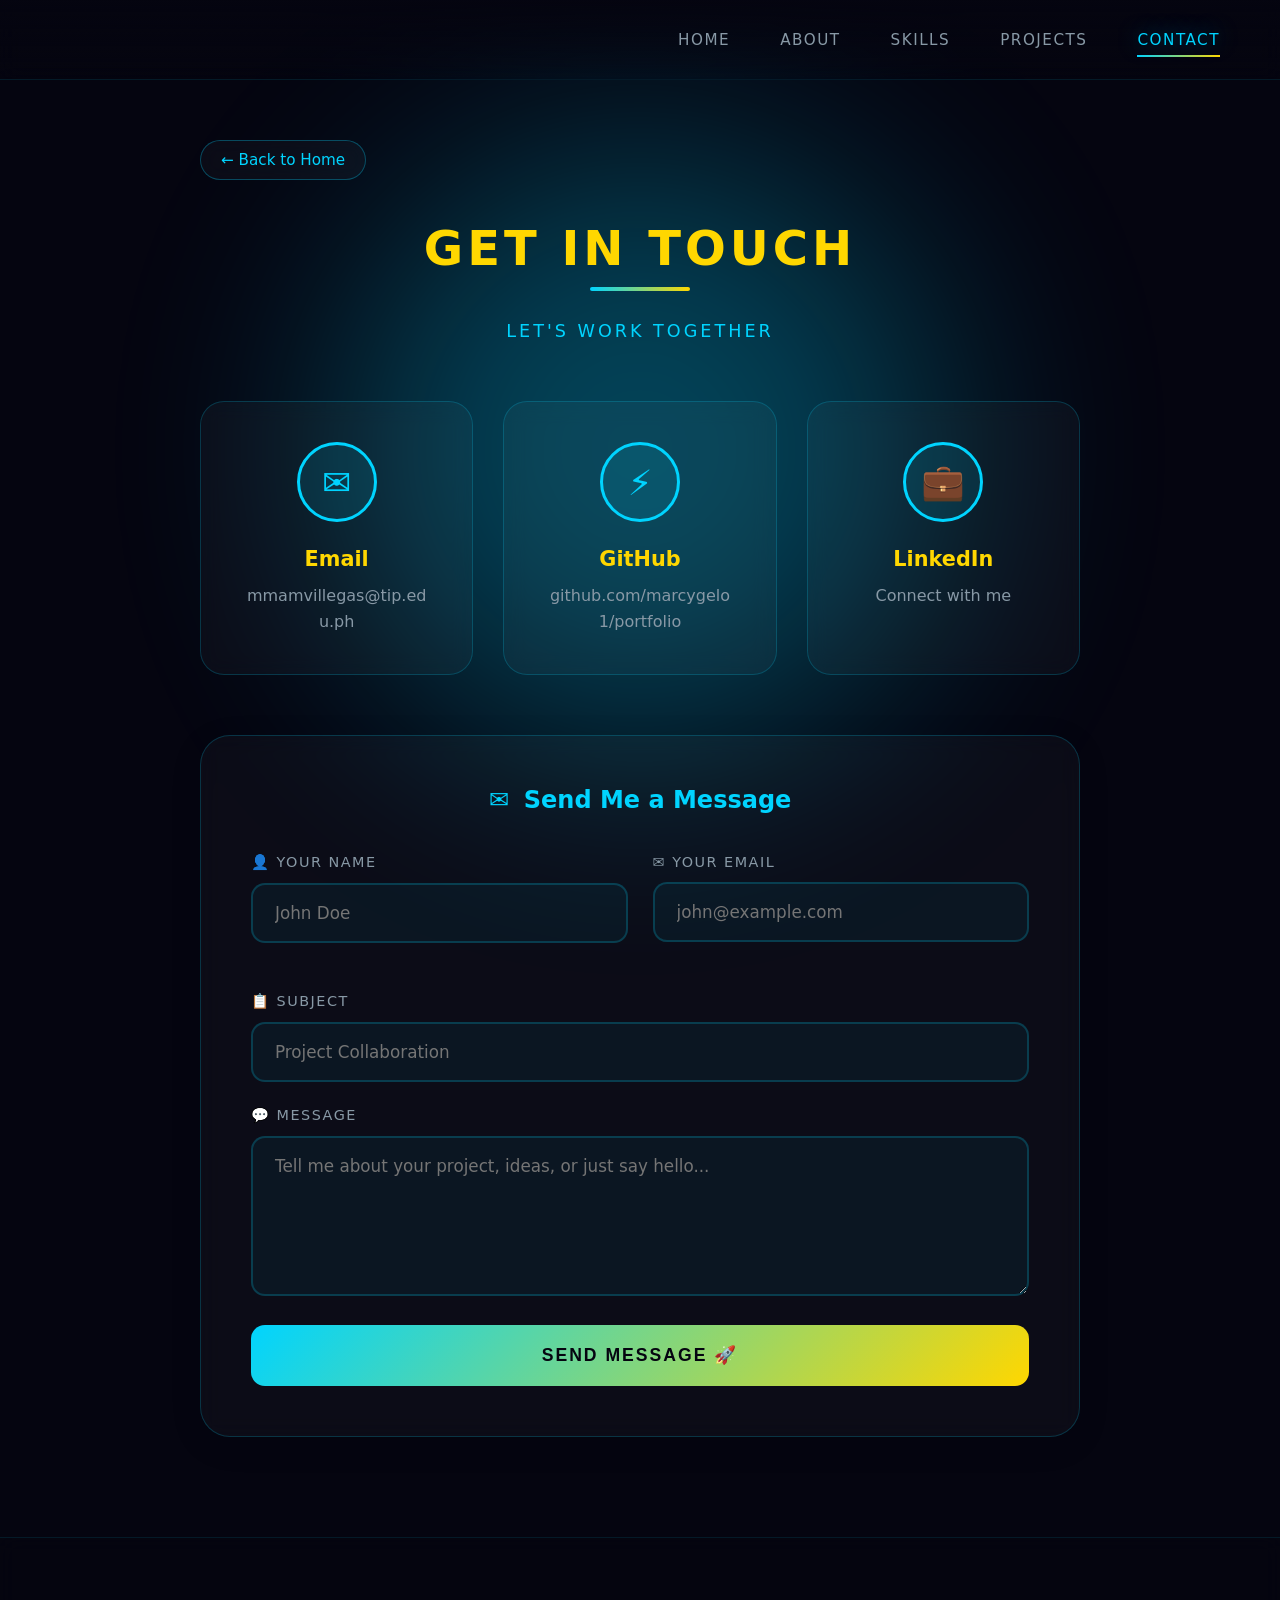
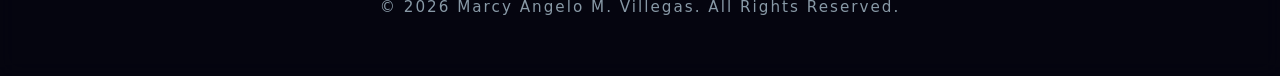
<file: contact.html>
<!DOCTYPE html>
<html lang="en">
<head>
    <meta charset="UTF-8">
    <meta name="viewport" content="width=device-width, initial-scale=1.0">
    <title>Contact | Marcy Angelo M. Villegas</title>
    <style>
        * {
            margin: 0;
            padding: 0;
            box-sizing: border-box;
        }

        :root {
            --neon-cyan: #00d4ff;
            --neon-gold: #ffd700;
            --dark-bg: #050510;
            --glass-bg: rgba(255, 255, 255, 0.03);
            --text-primary: #e0e0e0;
            --text-secondary: #8899a6;
        }

        html {
            scroll-behavior: smooth;
        }

        body {
            min-height: 100vh;
            width: 100%;
            font-family: 'Segoe UI', system-ui, -apple-system, sans-serif;
            background: var(--dark-bg);
            color: var(--text-primary);
            overflow-x: hidden;
            overflow-y: auto;
        }

        ::-webkit-scrollbar {
            width: 10px;
        }

        ::-webkit-scrollbar-track {
            background: rgba(0, 212, 255, 0.05);
        }

        ::-webkit-scrollbar-thumb {
            background: linear-gradient(180deg, var(--neon-cyan), var(--neon-gold));
            border-radius: 5px;
        }

        .bg-animation {
            position: fixed;
            top: 0;
            left: 0;
            width: 100%;
            height: 100vh;
            z-index: 0;
            pointer-events: none;
        }

        .gradient-orb {
            position: absolute;
            border-radius: 50%;
            filter: blur(120px);
            opacity: 0.3;
        }

        .orb-1 {
            width: 600px;
            height: 600px;
            background: var(--neon-cyan);
            top: 50%;
            left: 50%;
            transform: translate(-50%, -50%);
        }

        .navbar {
            position: fixed;
            top: 0;
            left: 0;
            width: 100%;
            height: 80px;
            display: flex;
            align-items: center;
            justify-content: flex-end;
            padding: 0 60px;
            z-index: 1000;
            background: linear-gradient(to bottom, rgba(5, 5, 16, 0.95), transparent);
            backdrop-filter: blur(10px);
            animation: slideDown 0.6s ease;
            border-bottom: 1px solid rgba(0, 212, 255, 0.1);
        }

        @keyframes slideDown {
            from { transform: translateY(-100%); opacity: 0; }
            to { transform: translateY(0); opacity: 1; }
        }

        .nav-links {
            display: flex;
            gap: 50px;
            list-style: none;
        }

        .nav-links a {
            color: var(--text-secondary);
            text-decoration: none;
            font-size: 0.95rem;
            font-weight: 500;
            letter-spacing: 1.5px;
            text-transform: uppercase;
            transition: all 0.3s ease;
            position: relative;
            padding: 8px 0;
        }

        .nav-links a:hover,
        .nav-links a.active {
            color: var(--neon-cyan);
            text-shadow: 0 0 20px rgba(0, 212, 255, 0.5);
        }

        .nav-links a::after {
            content: '';
            position: absolute;
            bottom: 0;
            left: 0;
            width: 0;
            height: 2px;
            background: linear-gradient(90deg, var(--neon-cyan), var(--neon-gold));
            transition: width 0.3s ease;
        }

        .nav-links a:hover::after,
        .nav-links a.active::after {
            width: 100%;
        }

        .main-content {
            position: relative;
            z-index: 10;
            width: 100%;
            max-width: 1000px;
            margin: 0 auto;
            padding: 140px 60px 100px;
        }

        .back-btn {
            display: inline-flex;
            align-items: center;
            gap: 10px;
            color: var(--neon-cyan);
            text-decoration: none;
            font-size: 0.95rem;
            margin-bottom: 40px;
            transition: all 0.3s ease;
            padding: 10px 20px;
            border: 1px solid rgba(0, 212, 255, 0.3);
            border-radius: 30px;
            background: var(--glass-bg);
            backdrop-filter: blur(10px);
        }

        .back-btn:hover {
            color: var(--neon-gold);
            border-color: var(--neon-gold);
            transform: translateX(-5px);
            box-shadow: 0 5px 20px rgba(0, 212, 255, 0.2);
        }

        .page-header {
            margin-bottom: 60px;
            text-align: center;
        }

        .page-title {
            font-size: 3rem;
            font-weight: 700;
            color: var(--neon-gold);
            letter-spacing: 4px;
            text-transform: uppercase;
            margin-bottom: 15px;
            position: relative;
            display: inline-block;
        }

        .page-title::after {
            content: '';
            position: absolute;
            bottom: -15px;
            left: 50%;
            transform: translateX(-50%);
            width: 100px;
            height: 4px;
            background: linear-gradient(90deg, var(--neon-cyan), var(--neon-gold));
            border-radius: 2px;
        }

        .page-subtitle {
            color: var(--neon-cyan);
            font-size: 1.1rem;
            letter-spacing: 3px;
            text-transform: uppercase;
            margin-top: 30px;
        }

        /* Contact Cards */
        .contact-cards {
            display: grid;
            grid-template-columns: repeat(auto-fit, minmax(250px, 1fr));
            gap: 30px;
            margin-bottom: 60px;
        }

        .contact-card {
            background: var(--glass-bg);
            border: 1px solid rgba(0, 212, 255, 0.2);
            border-radius: 24px;
            padding: 40px;
            text-align: center;
            transition: all 0.4s cubic-bezier(0.175, 0.885, 0.32, 1.275);
            text-decoration: none;
            color: inherit;
            display: block;
            backdrop-filter: blur(10px);
            opacity: 0;
            transform: translateY(30px);
        }

        .contact-card.visible {
            opacity: 1;
            transform: translateY(0);
        }

        .contact-card:hover {
            border-color: var(--neon-cyan);
            transform: translateY(-10px) scale(1.02);
            box-shadow: 0 25px 50px rgba(0, 212, 255, 0.2);
        }

        .contact-icon-large {
            width: 80px;
            height: 80px;
            border: 3px solid var(--neon-cyan);
            border-radius: 50%;
            display: flex;
            align-items: center;
            justify-content: center;
            margin: 0 auto 25px;
            font-size: 2.2rem;
            color: var(--neon-cyan);
            transition: all 0.4s ease;
            background: rgba(0, 212, 255, 0.1);
        }

        .contact-card:hover .contact-icon-large {
            background: var(--neon-cyan);
            color: var(--dark-bg);
            transform: scale(1.1);
            box-shadow: 0 0 30px rgba(0, 212, 255, 0.5);
        }

        .contact-method {
            font-size: 1.3rem;
            color: var(--neon-gold);
            margin-bottom: 12px;
            font-weight: 600;
        }

        .contact-detail {
            color: var(--text-secondary);
            font-size: 1rem;
            word-break: break-all;
            line-height: 1.6;
        }

        /* Contact Form */
        .form-section {
            background: var(--glass-bg);
            border: 1px solid rgba(0, 212, 255, 0.2);
            border-radius: 30px;
            padding: 50px;
            backdrop-filter: blur(10px);
            box-shadow: 0 8px 32px rgba(0, 0, 0, 0.1);
            opacity: 0;
            transform: translateY(30px);
            transition: all 0.8s ease;
        }

        .form-section.visible {
            opacity: 1;
            transform: translateY(0);
        }

        .form-section:hover {
            border-color: rgba(0, 212, 255, 0.4);
        }

        .form-title {
            font-size: 1.5rem;
            color: var(--neon-cyan);
            margin-bottom: 40px;
            text-align: center;
            display: flex;
            align-items: center;
            justify-content: center;
            gap: 15px;
        }

        .form-row {
            display: grid;
            grid-template-columns: 1fr 1fr;
            gap: 25px;
            margin-bottom: 25px;
        }

        .form-group {
            margin-bottom: 25px;
        }

        .form-group.full-width {
            grid-column: 1 / -1;
        }

        .form-label {
            display: flex;
            align-items: center;
            gap: 10px;
            color: var(--text-secondary);
            font-size: 0.9rem;
            margin-bottom: 12px;
            text-transform: uppercase;
            letter-spacing: 1.5px;
            font-weight: 500;
        }

        .form-input,
        .form-textarea {
            width: 100%;
            padding: 18px 22px;
            background: rgba(0, 212, 255, 0.05);
            border: 2px solid rgba(0, 212, 255, 0.2);
            border-radius: 14px;
            color: var(--text-primary);
            font-size: 1.05rem;
            font-family: inherit;
            transition: all 0.3s ease;
        }

        .form-input:focus,
        .form-textarea:focus {
            outline: none;
            border-color: var(--neon-cyan);
            box-shadow: 0 0 25px rgba(0, 212, 255, 0.2);
            background: rgba(0, 212, 255, 0.08);
        }

        .form-textarea {
            min-height: 160px;
            resize: vertical;
        }

        .submit-btn {
            width: 100%;
            padding: 20px;
            background: linear-gradient(135deg, var(--neon-cyan), var(--neon-gold));
            border: none;
            color: var(--dark-bg);
            font-size: 1.1rem;
            font-weight: 700;
            letter-spacing: 2px;
            text-transform: uppercase;
            cursor: pointer;
            transition: all 0.4s ease;
            border-radius: 14px;
            display: flex;
            align-items: center;
            justify-content: center;
            gap: 12px;
            margin-top: 10px;
            position: relative;
            overflow: hidden;
        }

        .submit-btn::before {
            content: '';
            position: absolute;
            top: 0;
            left: -100%;
            width: 100%;
            height: 100%;
            background: linear-gradient(90deg, transparent, rgba(255,255,255,0.4), transparent);
            transition: left 0.5s ease;
        }

        .submit-btn:hover::before {
            left: 100%;
        }

        .submit-btn:hover {
            transform: translateY(-3px);
            box-shadow: 0 15px 40px rgba(0, 212, 255, 0.4);
        }

        .footer {
            width: 100%;
            padding: 60px 40px;
            text-align: center;
            border-top: 1px solid rgba(0, 212, 255, 0.1);
            background: rgba(5, 5, 16, 0.8);
            backdrop-filter: blur(10px);
        }

        .footer-text {
            color: var(--text-secondary);
            font-size: 0.95rem;
            letter-spacing: 2px;
        }

        @media (max-width: 768px) {
            .navbar {
                justify-content: center;
                padding: 0 20px;
                height: 70px;
            }

            .nav-links {
                gap: 20px;
            }

            .main-content {
                padding: 120px 25px 80px;
            }

            .page-title {
                font-size: 2rem;
            }

            .form-section {
                padding: 35px 25px;
            }

            .form-row {
                grid-template-columns: 1fr;
                gap: 0;
            }

            .contact-cards {
                grid-template-columns: 1fr;
            }
        }
    </style>
</head>
<body>
    <div class="bg-animation">
        <div class="gradient-orb orb-1"></div>
    </div>

    <nav class="navbar">
        <ul class="nav-links">
            <li><a href="index.html">Home</a></li>
            <li><a href="about.html">About</a></li>
            <li><a href="skills.html">Skills</a></li>
            <li><a href="projects.html">Projects</a></li>
            <li><a href="contact.html" class="active">Contact</a></li>
        </ul>
    </nav>

    <main class="main-content">
        <a href="index.html" class="back-btn">← Back to Home</a>
        
        <div class="page-header">
            <h1 class="page-title">Get In Touch</h1>
            <p class="page-subtitle">Let's Work Together</p>
        </div>

        <div class="contact-cards">
            <a href="mailto:mmamvillegas@tip.edu.ph" class="contact-card">
                <div class="contact-icon-large">✉</div>
                <h2 class="contact-method">Email</h2>
                <p class="contact-detail">mmamvillegas@tip.edu.ph</p>
            </a>

            <a href="https://github.com/marcygelo1/portfolio" target="_blank" class="contact-card">
                <div class="contact-icon-large">⚡</div>
                <h2 class="contact-method">GitHub</h2>
                <p class="contact-detail">github.com/marcygelo1/portfolio</p>
            </a>

            <a href="#" class="contact-card" onclick="alert('LinkedIn profile coming soon!'); return false;">
                <div class="contact-icon-large">💼</div>
                <h2 class="contact-method">LinkedIn</h2>
                <p class="contact-detail">Connect with me</p>
            </a>
        </div>

        <div class="form-section" id="contactForm">
            <h2 class="form-title">
                <span>✉</span> Send Me a Message
            </h2>
            <form onsubmit="event.preventDefault(); handleSubmit();">
                <div class="form-row">
                    <div class="form-group">
                        <label class="form-label">👤 Your Name</label>
                        <input type="text" class="form-input" placeholder="John Doe" required>
                    </div>
                    <div class="form-group">
                        <label class="form-label">✉ Your Email</label>
                        <input type="email" class="form-input" placeholder="john@example.com" required>
                    </div>
                </div>
                <div class="form-group full-width">
                    <label class="form-label">📋 Subject</label>
                    <input type="text" class="form-input" placeholder="Project Collaboration" required>
                </div>
                <div class="form-group full-width">
                    <label class="form-label">💬 Message</label>
                    <textarea class="form-textarea" placeholder="Tell me about your project, ideas, or just say hello..." required></textarea>
                </div>
                <button type="submit" class="submit-btn">
                    Send Message 🚀
                </button>
            </form>
        </div>
    </main>

    <footer class="footer">
        <p class="footer-text">© 2026 Marcy Angelo M. Villegas. All Rights Reserved.</p>
    </footer>

    <script>
        // Scroll Animation Observer
        const observerOptions = {
            threshold: 0.1,
            rootMargin: '0px 0px -50px 0px'
        };

        const observer = new IntersectionObserver((entries) => {
            entries.forEach(entry => {
                if (entry.isIntersecting) {
                    entry.target.classList.add('visible');
                }
            });
        }, observerOptions);

        document.querySelectorAll('.contact-card').forEach((card, index) => {
            card.style.transitionDelay = `${index * 0.1}s`;
            observer.observe(card);
        });

        observer.observe(document.getElementById('contactForm'));

        // Form submission handler
        function handleSubmit() {
            const btn = document.querySelector('.submit-btn');
            const originalText = btn.innerHTML;
            
            btn.innerHTML = 'Sending... ⏳';
            btn.style.opacity = '0.8';
            
            setTimeout(() => {
                btn.innerHTML = 'Message Sent! ✓';
                btn.style.background = 'linear-gradient(135deg, #00ff88, #00d4ff)';
                
                setTimeout(() => {
                    btn.innerHTML = originalText;
                    btn.style.background = '';
                    btn.style.opacity = '1';
                    document.querySelector('form').reset();
                    alert('Thank you for your message! I will get back to you soon.');
                }, 1500);
            }, 1500);
        }
    </script>
</body>
</html>
</file>
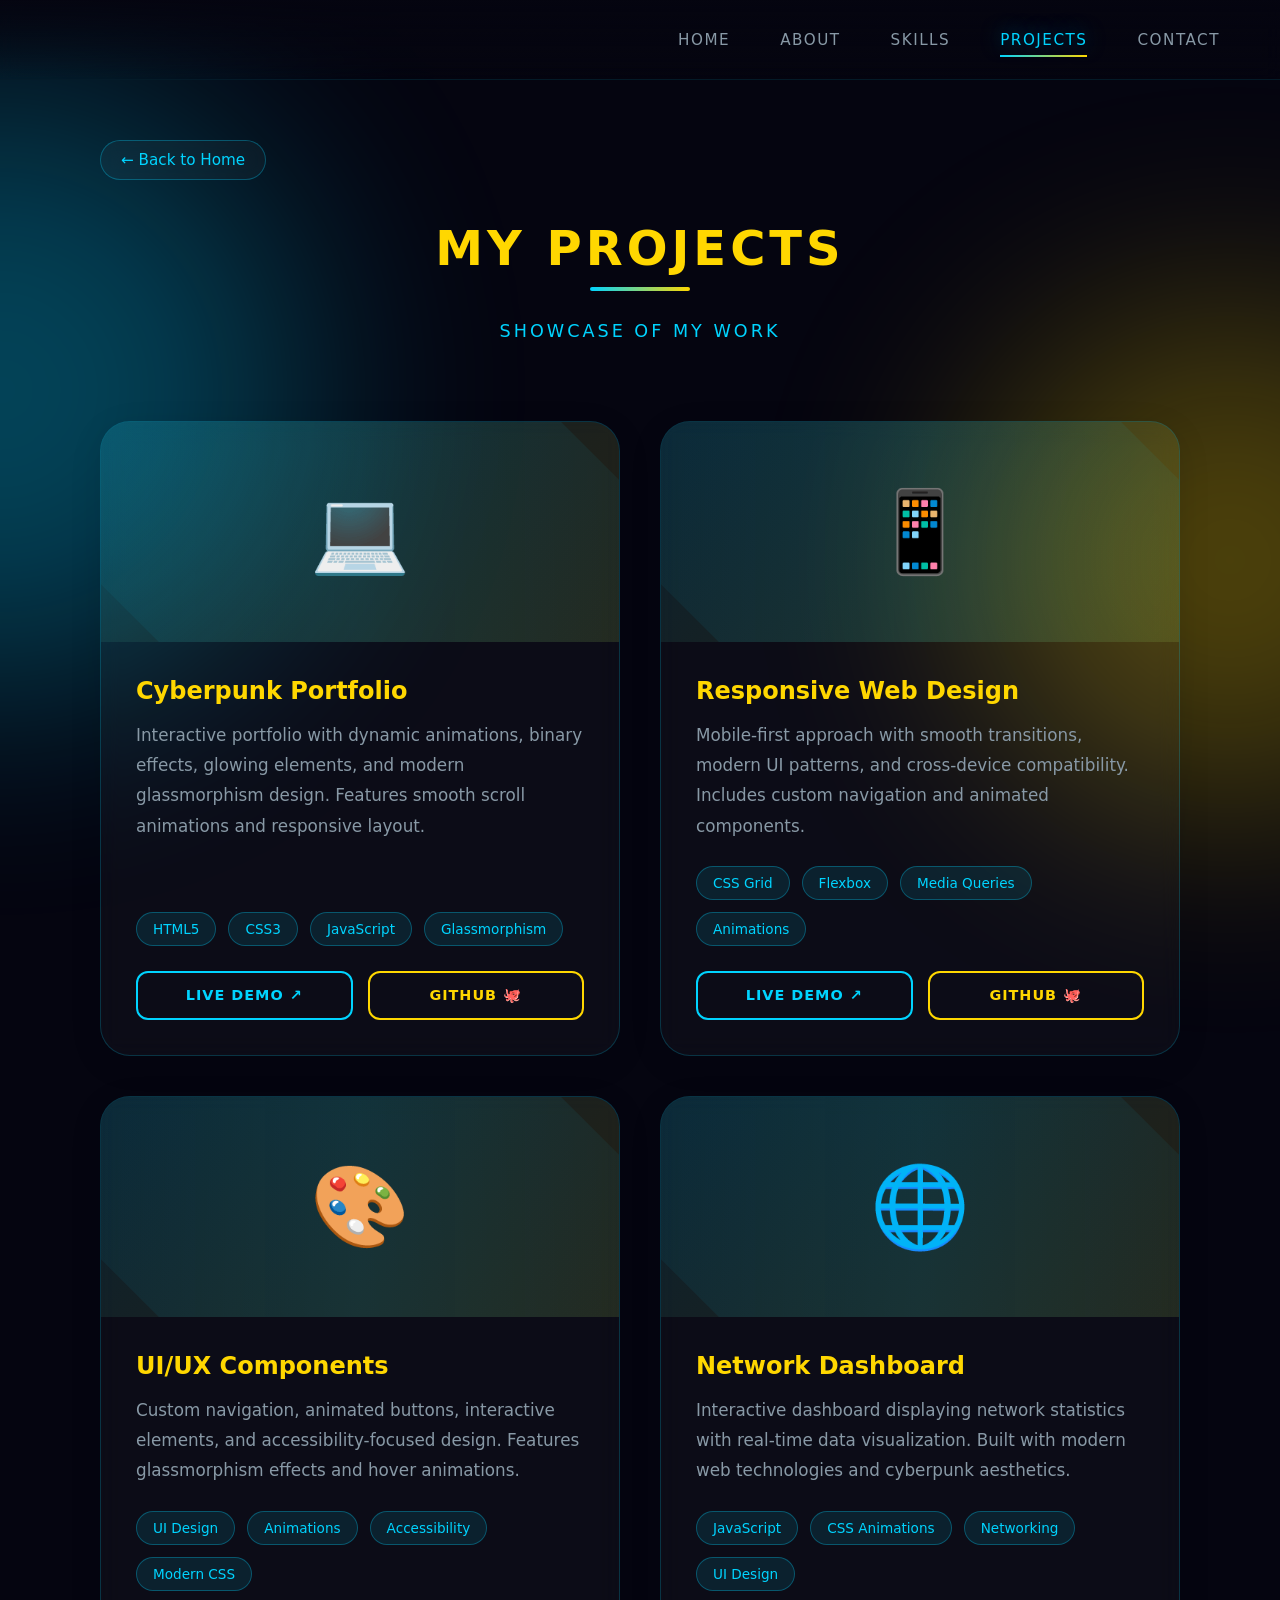
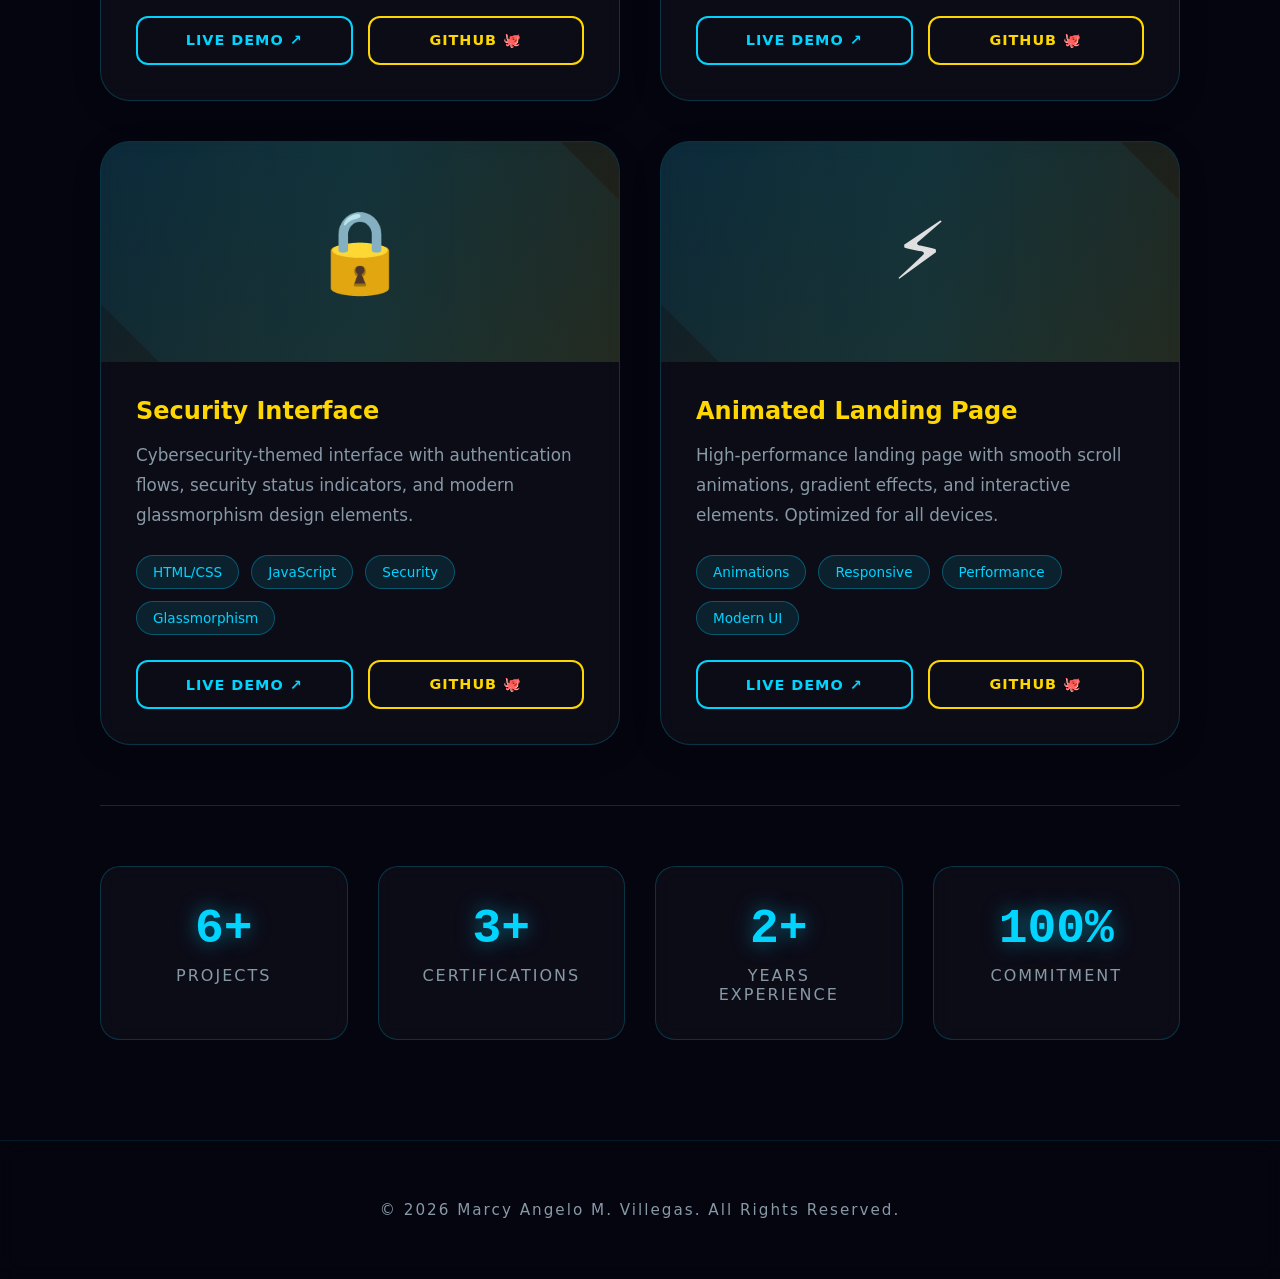
<file: projects.html>
<!DOCTYPE html>
<html lang="en">
<head>
    <meta charset="UTF-8">
    <meta name="viewport" content="width=device-width, initial-scale=1.0">
    <title>Projects | Marcy Angelo M. Villegas</title>
    <style>
        * {
            margin: 0;
            padding: 0;
            box-sizing: border-box;
        }

        :root {
            --neon-cyan: #00d4ff;
            --neon-gold: #ffd700;
            --dark-bg: #050510;
            --glass-bg: rgba(255, 255, 255, 0.03);
            --text-primary: #e0e0e0;
            --text-secondary: #8899a6;
        }

        html {
            scroll-behavior: smooth;
        }

        body {
            min-height: 100vh;
            width: 100%;
            font-family: 'Segoe UI', system-ui, -apple-system, sans-serif;
            background: var(--dark-bg);
            color: var(--text-primary);
            overflow-x: hidden;
            overflow-y: auto;
        }

        ::-webkit-scrollbar {
            width: 10px;
        }

        ::-webkit-scrollbar-track {
            background: rgba(0, 212, 255, 0.05);
        }

        ::-webkit-scrollbar-thumb {
            background: linear-gradient(180deg, var(--neon-cyan), var(--neon-gold));
            border-radius: 5px;
        }

        .bg-animation {
            position: fixed;
            top: 0;
            left: 0;
            width: 100%;
            height: 100vh;
            z-index: 0;
            pointer-events: none;
        }

        .gradient-orb {
            position: absolute;
            border-radius: 50%;
            filter: blur(120px);
            opacity: 0.3;
        }

        .orb-1 {
            width: 600px;
            height: 600px;
            background: var(--neon-cyan);
            top: 10%;
            left: -300px;
        }

        .orb-2 {
            width: 500px;
            height: 500px;
            background: var(--neon-gold);
            bottom: 10%;
            right: -200px;
        }

        .navbar {
            position: fixed;
            top: 0;
            left: 0;
            width: 100%;
            height: 80px;
            display: flex;
            align-items: center;
            justify-content: flex-end;
            padding: 0 60px;
            z-index: 1000;
            background: linear-gradient(to bottom, rgba(5, 5, 16, 0.95), transparent);
            backdrop-filter: blur(10px);
            animation: slideDown 0.6s ease;
            border-bottom: 1px solid rgba(0, 212, 255, 0.1);
        }

        @keyframes slideDown {
            from { transform: translateY(-100%); opacity: 0; }
            to { transform: translateY(0); opacity: 1; }
        }

        .nav-links {
            display: flex;
            gap: 50px;
            list-style: none;
        }

        .nav-links a {
            color: var(--text-secondary);
            text-decoration: none;
            font-size: 0.95rem;
            font-weight: 500;
            letter-spacing: 1.5px;
            text-transform: uppercase;
            transition: all 0.3s ease;
            position: relative;
            padding: 8px 0;
        }

        .nav-links a:hover,
        .nav-links a.active {
            color: var(--neon-cyan);
            text-shadow: 0 0 20px rgba(0, 212, 255, 0.5);
        }

        .nav-links a::after {
            content: '';
            position: absolute;
            bottom: 0;
            left: 0;
            width: 0;
            height: 2px;
            background: linear-gradient(90deg, var(--neon-cyan), var(--neon-gold));
            transition: width 0.3s ease;
        }

        .nav-links a:hover::after,
        .nav-links a.active::after {
            width: 100%;
        }

        .main-content {
            position: relative;
            z-index: 10;
            width: 100%;
            max-width: 1200px;
            margin: 0 auto;
            padding: 140px 60px 100px;
        }

        .back-btn {
            display: inline-flex;
            align-items: center;
            gap: 10px;
            color: var(--neon-cyan);
            text-decoration: none;
            font-size: 0.95rem;
            margin-bottom: 40px;
            transition: all 0.3s ease;
            padding: 10px 20px;
            border: 1px solid rgba(0, 212, 255, 0.3);
            border-radius: 30px;
            background: var(--glass-bg);
            backdrop-filter: blur(10px);
        }

        .back-btn:hover {
            color: var(--neon-gold);
            border-color: var(--neon-gold);
            transform: translateX(-5px);
            box-shadow: 0 5px 20px rgba(0, 212, 255, 0.2);
        }

        .page-header {
            margin-bottom: 80px;
            text-align: center;
        }

        .page-title {
            font-size: 3rem;
            font-weight: 700;
            color: var(--neon-gold);
            letter-spacing: 4px;
            text-transform: uppercase;
            margin-bottom: 15px;
            position: relative;
            display: inline-block;
        }

        .page-title::after {
            content: '';
            position: absolute;
            bottom: -15px;
            left: 50%;
            transform: translateX(-50%);
            width: 100px;
            height: 4px;
            background: linear-gradient(90deg, var(--neon-cyan), var(--neon-gold));
            border-radius: 2px;
        }

        .page-subtitle {
            color: var(--neon-cyan);
            font-size: 1.1rem;
            letter-spacing: 3px;
            text-transform: uppercase;
            margin-top: 30px;
        }

        /* Projects Grid */
        .projects-grid {
            display: grid;
            grid-template-columns: repeat(auto-fit, minmax(350px, 1fr));
            gap: 40px;
            margin-bottom: 60px;
        }

        .project-card {
            background: var(--glass-bg);
            border: 1px solid rgba(0, 212, 255, 0.2);
            border-radius: 30px;
            overflow: hidden;
            transition: all 0.4s cubic-bezier(0.175, 0.885, 0.32, 1.275);
            backdrop-filter: blur(10px);
            box-shadow: 0 8px 32px rgba(0, 0, 0, 0.1);
            opacity: 0;
            transform: translateY(30px);
            display: flex;
            flex-direction: column;
        }

        .project-card.visible {
            opacity: 1;
            transform: translateY(0);
        }

        .project-card:hover {
            border-color: var(--neon-cyan);
            transform: translateY(-15px) scale(1.02);
            box-shadow: 
                0 30px 60px rgba(0, 212, 255, 0.2),
                inset 0 0 20px rgba(0, 212, 255, 0.05);
        }

        .project-image-wrapper {
            width: 100%;
            height: 220px;
            background: linear-gradient(135deg, rgba(0, 212, 255, 0.1), rgba(255, 215, 0, 0.1));
            display: flex;
            align-items: center;
            justify-content: center;
            position: relative;
            overflow: hidden;
        }

        .project-image-wrapper::before {
            content: '';
            position: absolute;
            top: -50%;
            left: -50%;
            width: 200%;
            height: 200%;
            background: linear-gradient(
                45deg,
                transparent,
                rgba(0, 212, 255, 0.1),
                transparent
            );
            transform: rotate(45deg);
            animation: shimmer 3s infinite;
        }

        @keyframes shimmer {
            0% { transform: translateX(-100%) translateY(-100%) rotate(45deg); }
            100% { transform: translateX(100%) translateY(100%) rotate(45deg); }
        }

        .project-icon-large {
            font-size: 5rem;
            z-index: 1;
            transition: all 0.4s ease;
        }

        .project-card:hover .project-icon-large {
            transform: scale(1.2) rotate(10deg);
            filter: drop-shadow(0 0 20px rgba(0, 212, 255, 0.6));
        }

        .project-content {
            padding: 35px;
            flex-grow: 1;
            display: flex;
            flex-direction: column;
        }

        .project-title {
            font-size: 1.5rem;
            color: var(--neon-gold);
            margin-bottom: 15px;
            font-weight: 600;
        }

        .project-desc {
            color: var(--text-secondary);
            font-size: 1.05rem;
            line-height: 1.8;
            margin-bottom: 25px;
            flex-grow: 1;
        }

        .project-tech {
            display: flex;
            gap: 12px;
            flex-wrap: wrap;
            margin-bottom: 25px;
        }

        .tech-tag {
            padding: 8px 16px;
            background: rgba(0, 212, 255, 0.1);
            border: 1px solid rgba(0, 212, 255, 0.3);
            border-radius: 20px;
            font-size: 0.85rem;
            color: var(--neon-cyan);
            transition: all 0.3s ease;
            font-weight: 500;
        }

        .tech-tag:hover {
            background: var(--neon-cyan);
            color: var(--dark-bg);
            transform: translateY(-3px);
            box-shadow: 0 5px 15px rgba(0, 212, 255, 0.3);
        }

        .project-links {
            display: flex;
            gap: 15px;
        }

        .project-btn {
            flex: 1;
            padding: 14px 20px;
            background: transparent;
            border: 2px solid var(--neon-cyan);
            color: var(--neon-cyan);
            font-size: 0.9rem;
            font-weight: 600;
            letter-spacing: 1px;
            text-transform: uppercase;
            text-decoration: none;
            text-align: center;
            border-radius: 12px;
            transition: all 0.3s ease;
            cursor: pointer;
            display: flex;
            align-items: center;
            justify-content: center;
            gap: 8px;
        }

        .project-btn:hover {
            background: var(--neon-cyan);
            color: var(--dark-bg);
            box-shadow: 0 0 25px rgba(0, 212, 255, 0.4);
            transform: translateY(-2px);
        }

        .project-btn.secondary {
            border-color: var(--neon-gold);
            color: var(--neon-gold);
        }

        .project-btn.secondary:hover {
            background: var(--neon-gold);
            color: var(--dark-bg);
            box-shadow: 0 0 25px rgba(255, 215, 0, 0.4);
        }

        /* Stats Section */
        .stats-section {
            display: grid;
            grid-template-columns: repeat(auto-fit, minmax(200px, 1fr));
            gap: 30px;
            margin-top: 60px;
            padding-top: 60px;
            border-top: 1px solid rgba(0, 212, 255, 0.2);
        }

        .stat-card {
            background: var(--glass-bg);
            border: 1px solid rgba(0, 212, 255, 0.2);
            border-radius: 20px;
            padding: 35px;
            text-align: center;
            transition: all 0.4s ease;
            backdrop-filter: blur(10px);
            opacity: 0;
            transform: translateY(20px);
        }

        .stat-card.visible {
            opacity: 1;
            transform: translateY(0);
        }

        .stat-card:hover {
            border-color: var(--neon-cyan);
            transform: translateY(-8px);
            box-shadow: 0 20px 40px rgba(0, 212, 255, 0.15);
        }

        .stat-number {
            font-size: 3rem;
            font-weight: 700;
            color: var(--neon-cyan);
            margin-bottom: 10px;
            font-family: 'Courier New', monospace;
            text-shadow: 0 0 20px rgba(0, 212, 255, 0.5);
        }

        .stat-label {
            color: var(--text-secondary);
            font-size: 1rem;
            text-transform: uppercase;
            letter-spacing: 2px;
        }

        .footer {
            width: 100%;
            padding: 60px 40px;
            text-align: center;
            border-top: 1px solid rgba(0, 212, 255, 0.1);
            background: rgba(5, 5, 16, 0.8);
            backdrop-filter: blur(10px);
        }

        .footer-text {
            color: var(--text-secondary);
            font-size: 0.95rem;
            letter-spacing: 2px;
        }

        @media (max-width: 768px) {
            .navbar {
                justify-content: center;
                padding: 0 20px;
                height: 70px;
            }

            .nav-links {
                gap: 20px;
            }

            .main-content {
                padding: 120px 25px 80px;
            }

            .page-title {
                font-size: 2rem;
            }

            .projects-grid {
                grid-template-columns: 1fr;
            }

            .project-card {
                margin: 0 10px;
            }

            .project-links {
                flex-direction: column;
            }

            .stat-card {
                padding: 25px;
            }

            .stat-number {
                font-size: 2.5rem;
            }
        }
    </style>
</head>
<body>
    <div class="bg-animation">
        <div class="gradient-orb orb-1"></div>
        <div class="gradient-orb orb-2"></div>
    </div>

    <nav class="navbar">
        <ul class="nav-links">
            <li><a href="index.html">Home</a></li>
            <li><a href="about.html">About</a></li>
            <li><a href="skills.html">Skills</a></li>
            <li><a href="projects.html" class="active">Projects</a></li>
            <li><a href="contact.html">Contact</a></li>
        </ul>
    </nav>

    <main class="main-content">
        <a href="index.html" class="back-btn">← Back to Home</a>
        
        <div class="page-header">
            <h1 class="page-title">My Projects</h1>
            <p class="page-subtitle">Showcase of My Work</p>
        </div>

        <div class="projects-grid">
            <!-- Project 1 -->
            <div class="project-card">
                <div class="project-image-wrapper">
                    <span class="project-icon-large">💻</span>
                </div>
                <div class="project-content">
                    <h3 class="project-title">Cyberpunk Portfolio</h3>
                    <p class="project-desc">Interactive portfolio with dynamic animations, binary effects, glowing elements, and modern glassmorphism design. Features smooth scroll animations and responsive layout.</p>
                    <div class="project-tech">
                        <span class="tech-tag">HTML5</span>
                        <span class="tech-tag">CSS3</span>
                        <span class="tech-tag">JavaScript</span>
                        <span class="tech-tag">Glassmorphism</span>
                    </div>
                    <div class="project-links">
                        <a href="#" class="project-btn" onclick="alert('Demo coming soon!'); return false;">Live Demo ↗</a>
                        <a href="https://github.com/marcygelo1/portfolio" target="_blank" class="project-btn secondary">GitHub 🐙</a>
                    </div>
                </div>
            </div>

            <!-- Project 2 -->
            <div class="project-card">
                <div class="project-image-wrapper">
                    <span class="project-icon-large">📱</span>
                </div>
                <div class="project-content">
                    <h3 class="project-title">Responsive Web Design</h3>
                    <p class="project-desc">Mobile-first approach with smooth transitions, modern UI patterns, and cross-device compatibility. Includes custom navigation and animated components.</p>
                    <div class="project-tech">
                        <span class="tech-tag">CSS Grid</span>
                        <span class="tech-tag">Flexbox</span>
                        <span class="tech-tag">Media Queries</span>
                        <span class="tech-tag">Animations</span>
                    </div>
                    <div class="project-links">
                        <a href="#" class="project-btn" onclick="alert('Demo coming soon!'); return false;">Live Demo ↗</a>
                        <a href="https://github.com/marcygelo1/portfolio" target="_blank" class="project-btn secondary">GitHub 🐙</a>
                    </div>
                </div>
            </div>

            <!-- Project 3 -->
            <div class="project-card">
                <div class="project-image-wrapper">
                    <span class="project-icon-large">🎨</span>
                </div>
                <div class="project-content">
                    <h3 class="project-title">UI/UX Components</h3>
                    <p class="project-desc">Custom navigation, animated buttons, interactive elements, and accessibility-focused design. Features glassmorphism effects and hover animations.</p>
                    <div class="project-tech">
                        <span class="tech-tag">UI Design</span>
                        <span class="tech-tag">Animations</span>
                        <span class="tech-tag">Accessibility</span>
                        <span class="tech-tag">Modern CSS</span>
                    </div>
                    <div class="project-links">
                        <a href="#" class="project-btn" onclick="alert('Demo coming soon!'); return false;">Live Demo ↗</a>
                        <a href="https://github.com/marcygelo1/portfolio" target="_blank" class="project-btn secondary">GitHub 🐙</a>
                    </div>
                </div>
            </div>

            <!-- Project 4 -->
            <div class="project-card">
                <div class="project-image-wrapper">
                    <span class="project-icon-large">🌐</span>
                </div>
                <div class="project-content">
                    <h3 class="project-title">Network Dashboard</h3>
                    <p class="project-desc">Interactive dashboard displaying network statistics with real-time data visualization. Built with modern web technologies and cyberpunk aesthetics.</p>
                    <div class="project-tech">
                        <span class="tech-tag">JavaScript</span>
                        <span class="tech-tag">CSS Animations</span>
                        <span class="tech-tag">Networking</span>
                        <span class="tech-tag">UI Design</span>
                    </div>
                    <div class="project-links">
                        <a href="#" class="project-btn" onclick="alert('Demo coming soon!'); return false;">Live Demo ↗</a>
                        <a href="https://github.com/marcygelo1/portfolio" target="_blank" class="project-btn secondary">GitHub 🐙</a>
                    </div>
                </div>
            </div>

            <!-- Project 5 -->
            <div class="project-card">
                <div class="project-image-wrapper">
                    <span class="project-icon-large">🔒</span>
                </div>
                <div class="project-content">
                    <h3 class="project-title">Security Interface</h3>
                    <p class="project-desc">Cybersecurity-themed interface with authentication flows, security status indicators, and modern glassmorphism design elements.</p>
                    <div class="project-tech">
                        <span class="tech-tag">HTML/CSS</span>
                        <span class="tech-tag">JavaScript</span>
                        <span class="tech-tag">Security</span>
                        <span class="tech-tag">Glassmorphism</span>
                    </div>
                    <div class="project-links">
                        <a href="#" class="project-btn" onclick="alert('Demo coming soon!'); return false;">Live Demo ↗</a>
                        <a href="https://github.com/marcygelo1/portfolio" target="_blank" class="project-btn secondary">GitHub 🐙</a>
                    </div>
                </div>
            </div>

            <!-- Project 6 -->
            <div class="project-card">
                <div class="project-image-wrapper">
                    <span class="project-icon-large">⚡</span>
                </div>
                <div class="project-content">
                    <h3 class="project-title">Animated Landing Page</h3>
                    <p class="project-desc">High-performance landing page with smooth scroll animations, gradient effects, and interactive elements. Optimized for all devices.</p>
                    <div class="project-tech">
                        <span class="tech-tag">Animations</span>
                        <span class="tech-tag">Responsive</span>
                        <span class="tech-tag">Performance</span>
                        <span class="tech-tag">Modern UI</span>
                    </div>
                    <div class="project-links">
                        <a href="#" class="project-btn" onclick="alert('Demo coming soon!'); return false;">Live Demo ↗</a>
                        <a href="https://github.com/marcygelo1/portfolio" target="_blank" class="project-btn secondary">GitHub 🐙</a>
                    </div>
                </div>
            </div>
        </div>

        <!-- Stats Section -->
        <div class="stats-section">
            <div class="stat-card">
                <div class="stat-number">6+</div>
                <div class="stat-label">Projects</div>
            </div>
            <div class="stat-card">
                <div class="stat-number">3+</div>
                <div class="stat-label">Certifications</div>
            </div>
            <div class="stat-card">
                <div class="stat-number">2+</div>
                <div class="stat-label">Years Experience</div>
            </div>
            <div class="stat-card">
                <div class="stat-number">100%</div>
                <div class="stat-label">Commitment</div>
            </div>
        </div>
    </main>

    <footer class="footer">
        <p class="footer-text">© 2026 Marcy Angelo M. Villegas. All Rights Reserved.</p>
    </footer>

    <script>
        // Scroll Animation Observer
        const observerOptions = {
            threshold: 0.1,
            rootMargin: '0px 0px -50px 0px'
        };

        const observer = new IntersectionObserver((entries) => {
            entries.forEach(entry => {
                if (entry.isIntersecting) {
                    entry.target.classList.add('visible');
                }
            });
        }, observerOptions);

        document.querySelectorAll('.project-card').forEach((card, index) => {
            card.style.transitionDelay = `${index * 0.1}s`;
            observer.observe(card);
        });

        document.querySelectorAll('.stat-card').forEach((card, index) => {
            card.style.transitionDelay = `${index * 0.1}s`;
            observer.observe(card);
        });
    </script>
</body>
</html>
</file>
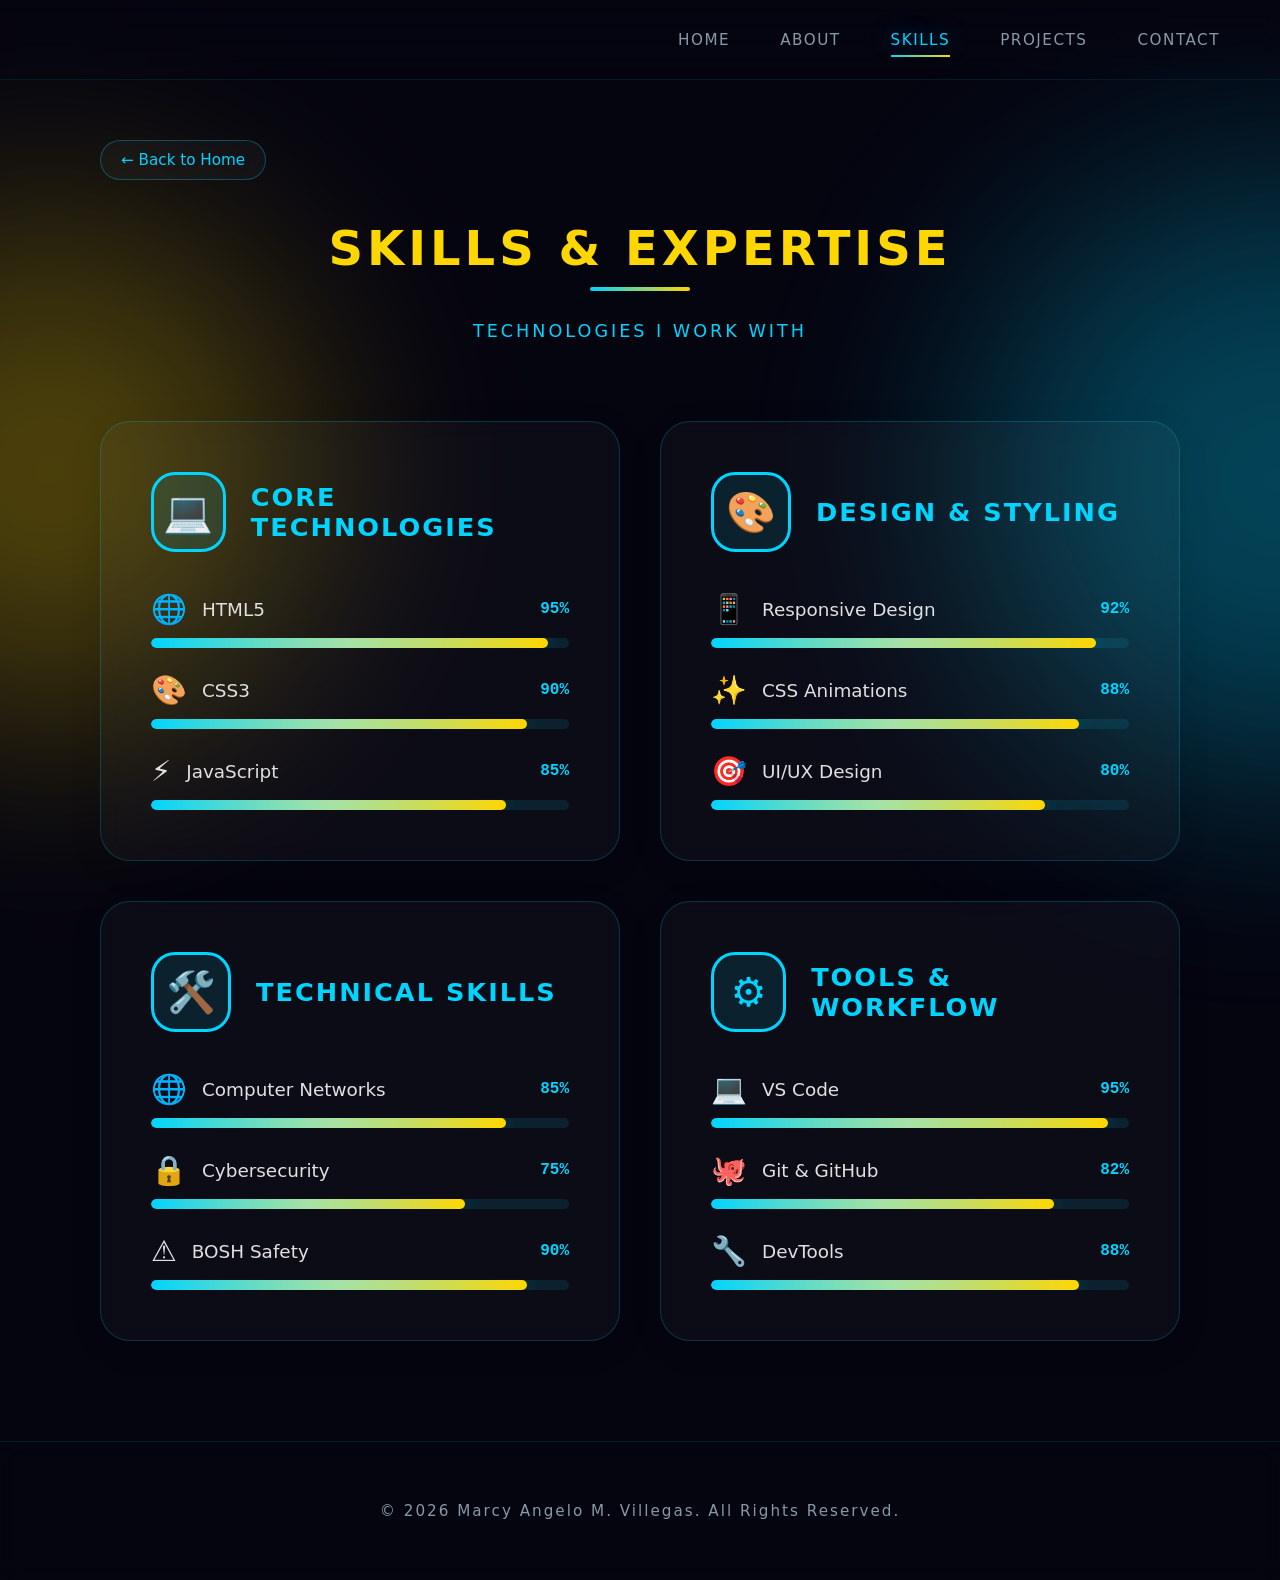
<file: skills.html>
<!DOCTYPE html>
<html lang="en">
<head>
    <meta charset="UTF-8">
    <meta name="viewport" content="width=device-width, initial-scale=1.0">
    <title>Skills | Marcy Angelo M. Villegas</title>
    <style>
        * {
            margin: 0;
            padding: 0;
            box-sizing: border-box;
        }

        :root {
            --neon-cyan: #00d4ff;
            --neon-gold: #ffd700;
            --dark-bg: #050510;
            --glass-bg: rgba(255, 255, 255, 0.03);
            --text-primary: #e0e0e0;
            --text-secondary: #8899a6;
        }

        html {
            scroll-behavior: smooth;
        }

        body {
            min-height: 100vh;
            width: 100%;
            font-family: 'Segoe UI', system-ui, -apple-system, sans-serif;
            background: var(--dark-bg);
            color: var(--text-primary);
            overflow-x: hidden;
            overflow-y: auto;
        }

        ::-webkit-scrollbar {
            width: 10px;
        }

        ::-webkit-scrollbar-track {
            background: rgba(0, 212, 255, 0.05);
        }

        ::-webkit-scrollbar-thumb {
            background: linear-gradient(180deg, var(--neon-cyan), var(--neon-gold));
            border-radius: 5px;
        }

        .bg-animation {
            position: fixed;
            top: 0;
            left: 0;
            width: 100%;
            height: 100vh;
            z-index: 0;
            pointer-events: none;
        }

        .gradient-orb {
            position: absolute;
            border-radius: 50%;
            filter: blur(120px);
            opacity: 0.3;
        }

        .orb-1 {
            width: 600px;
            height: 600px;
            background: var(--neon-cyan);
            top: 20%;
            right: -300px;
        }

        .orb-2 {
            width: 500px;
            height: 500px;
            background: var(--neon-gold);
            bottom: 20%;
            left: -200px;
        }

        .navbar {
            position: fixed;
            top: 0;
            left: 0;
            width: 100%;
            height: 80px;
            display: flex;
            align-items: center;
            justify-content: flex-end;
            padding: 0 60px;
            z-index: 1000;
            background: linear-gradient(to bottom, rgba(5, 5, 16, 0.95), transparent);
            backdrop-filter: blur(10px);
            animation: slideDown 0.6s ease;
            border-bottom: 1px solid rgba(0, 212, 255, 0.1);
        }

        @keyframes slideDown {
            from { transform: translateY(-100%); opacity: 0; }
            to { transform: translateY(0); opacity: 1; }
        }

        .nav-links {
            display: flex;
            gap: 50px;
            list-style: none;
        }

        .nav-links a {
            color: var(--text-secondary);
            text-decoration: none;
            font-size: 0.95rem;
            font-weight: 500;
            letter-spacing: 1.5px;
            text-transform: uppercase;
            transition: all 0.3s ease;
            position: relative;
            padding: 8px 0;
        }

        .nav-links a:hover,
        .nav-links a.active {
            color: var(--neon-cyan);
            text-shadow: 0 0 20px rgba(0, 212, 255, 0.5);
        }

        .nav-links a::after {
            content: '';
            position: absolute;
            bottom: 0;
            left: 0;
            width: 0;
            height: 2px;
            background: linear-gradient(90deg, var(--neon-cyan), var(--neon-gold));
            transition: width 0.3s ease;
        }

        .nav-links a:hover::after,
        .nav-links a.active::after {
            width: 100%;
        }

        .main-content {
            position: relative;
            z-index: 10;
            width: 100%;
            max-width: 1200px;
            margin: 0 auto;
            padding: 140px 60px 100px;
        }

        .back-btn {
            display: inline-flex;
            align-items: center;
            gap: 10px;
            color: var(--neon-cyan);
            text-decoration: none;
            font-size: 0.95rem;
            margin-bottom: 40px;
            transition: all 0.3s ease;
            padding: 10px 20px;
            border: 1px solid rgba(0, 212, 255, 0.3);
            border-radius: 30px;
            background: var(--glass-bg);
            backdrop-filter: blur(10px);
        }

        .back-btn:hover {
            color: var(--neon-gold);
            border-color: var(--neon-gold);
            transform: translateX(-5px);
            box-shadow: 0 5px 20px rgba(0, 212, 255, 0.2);
        }

        .page-header {
            margin-bottom: 80px;
            text-align: center;
        }

        .page-title {
            font-size: 3rem;
            font-weight: 700;
            color: var(--neon-gold);
            letter-spacing: 4px;
            text-transform: uppercase;
            margin-bottom: 15px;
            position: relative;
            display: inline-block;
        }

        .page-title::after {
            content: '';
            position: absolute;
            bottom: -15px;
            left: 50%;
            transform: translateX(-50%);
            width: 100px;
            height: 4px;
            background: linear-gradient(90deg, var(--neon-cyan), var(--neon-gold));
            border-radius: 2px;
        }

        .page-subtitle {
            color: var(--neon-cyan);
            font-size: 1.1rem;
            letter-spacing: 3px;
            text-transform: uppercase;
            margin-top: 30px;
        }

        .skills-container {
            display: grid;
            grid-template-columns: repeat(auto-fit, minmax(380px, 1fr));
            gap: 40px;
        }

        .skill-category {
            background: var(--glass-bg);
            border: 1px solid rgba(0, 212, 255, 0.2);
            border-radius: 30px;
            padding: 50px;
            transition: all 0.4s cubic-bezier(0.175, 0.885, 0.32, 1.275);
            backdrop-filter: blur(10px);
            box-shadow: 0 8px 32px rgba(0, 0, 0, 0.1);
            opacity: 0;
            transform: translateY(30px);
        }

        .skill-category.visible {
            opacity: 1;
            transform: translateY(0);
        }

        .skill-category:hover {
            border-color: var(--neon-cyan);
            transform: translateY(-10px) scale(1.02);
            box-shadow: 
                0 25px 50px rgba(0, 212, 255, 0.2),
                inset 0 0 20px rgba(0, 212, 255, 0.05);
        }

        .category-header {
            display: flex;
            align-items: center;
            gap: 25px;
            margin-bottom: 40px;
        }

        .category-icon {
            width: 80px;
            height: 80px;
            border: 3px solid var(--neon-cyan);
            border-radius: 24px;
            display: flex;
            align-items: center;
            justify-content: center;
            font-size: 2.5rem;
            color: var(--neon-cyan);
            transition: all 0.4s cubic-bezier(0.175, 0.885, 0.32, 1.275);
            background: rgba(0, 212, 255, 0.1);
        }

        .skill-category:hover .category-icon {
            background: var(--neon-cyan);
            color: var(--dark-bg);
            transform: rotate(10deg) scale(1.1);
            box-shadow: 0 0 30px rgba(0, 212, 255, 0.5);
        }

        .category-title {
            font-size: 1.6rem;
            color: var(--neon-cyan);
            text-transform: uppercase;
            letter-spacing: 2px;
            font-weight: 600;
        }

        .skill-list {
            display: flex;
            flex-direction: column;
            gap: 25px;
        }

        .skill-item {
            display: flex;
            flex-direction: column;
            gap: 12px;
        }

        .skill-info {
            display: flex;
            align-items: center;
            justify-content: space-between;
        }

        .skill-name-wrapper {
            display: flex;
            align-items: center;
            gap: 15px;
        }

        .skill-icon {
            font-size: 1.8rem;
            transition: all 0.3s ease;
        }

        .skill-item:hover .skill-icon {
            transform: scale(1.2);
        }

        .skill-name {
            color: var(--text-primary);
            font-size: 1.15rem;
            font-weight: 500;
        }

        .skill-percentage {
            color: var(--neon-cyan);
            font-size: 1rem;
            font-weight: 600;
            font-family: 'Courier New', monospace;
        }

        /* Progress Bar */
        .progress-bar-bg {
            width: 100%;
            height: 10px;
            background: rgba(0, 212, 255, 0.1);
            border-radius: 10px;
            overflow: hidden;
            position: relative;
        }

        .progress-bar-fill {
            height: 100%;
            background: linear-gradient(90deg, var(--neon-cyan), var(--neon-gold));
            border-radius: 10px;
            width: 0;
            transition: width 1.5s cubic-bezier(0.175, 0.885, 0.32, 1.275);
            position: relative;
            box-shadow: 0 0 20px rgba(0, 212, 255, 0.3);
        }

        .progress-bar-fill::after {
            content: '';
            position: absolute;
            top: 0;
            left: 0;
            right: 0;
            bottom: 0;
            background: linear-gradient(90deg, transparent, rgba(255,255,255,0.3), transparent);
            animation: shimmer 2s infinite;
        }

        @keyframes shimmer {
            0% { transform: translateX(-100%); }
            100% { transform: translateX(100%); }
        }

        .footer {
            width: 100%;
            padding: 60px 40px;
            text-align: center;
            border-top: 1px solid rgba(0, 212, 255, 0.1);
            background: rgba(5, 5, 16, 0.8);
            backdrop-filter: blur(10px);
        }

        .footer-text {
            color: var(--text-secondary);
            font-size: 0.95rem;
            letter-spacing: 2px;
        }

        @media (max-width: 768px) {
            .navbar {
                justify-content: center;
                padding: 0 20px;
                height: 70px;
            }

            .nav-links {
                gap: 20px;
            }

            .main-content {
                padding: 120px 25px 80px;
            }

            .page-title {
                font-size: 2rem;
            }

            .skills-container {
                grid-template-columns: 1fr;
            }

            .skill-category {
                padding: 35px;
            }

            .category-icon {
                width: 60px;
                height: 60px;
                font-size: 2rem;
            }
        }
    </style>
</head>
<body>
    <div class="bg-animation">
        <div class="gradient-orb orb-1"></div>
        <div class="gradient-orb orb-2"></div>
    </div>

    <nav class="navbar">
        <ul class="nav-links">
            <li><a href="index.html">Home</a></li>
            <li><a href="about.html">About</a></li>
            <li><a href="skills.html" class="active">Skills</a></li>
            <li><a href="projects.html">Projects</a></li>
            <li><a href="contact.html">Contact</a></li>
        </ul>
    </nav>

    <main class="main-content">
        <a href="index.html" class="back-btn">← Back to Home</a>
        
        <div class="page-header">
            <h1 class="page-title">Skills & Expertise</h1>
            <p class="page-subtitle">Technologies I Work With</p>
        </div>

        <div class="skills-container">
            <!-- Core Technologies -->
            <div class="skill-category">
                <div class="category-header">
                    <div class="category-icon">💻</div>
                    <h2 class="category-title">Core Technologies</h2>
                </div>
                <div class="skill-list">
                    <div class="skill-item">
                        <div class="skill-info">
                            <div class="skill-name-wrapper">
                                <span class="skill-icon">🌐</span>
                                <span class="skill-name">HTML5</span>
                            </div>
                            <span class="skill-percentage">95%</span>
                        </div>
                        <div class="progress-bar-bg">
                            <div class="progress-bar-fill" data-width="95"></div>
                        </div>
                    </div>
                    <div class="skill-item">
                        <div class="skill-info">
                            <div class="skill-name-wrapper">
                                <span class="skill-icon">🎨</span>
                                <span class="skill-name">CSS3</span>
                            </div>
                            <span class="skill-percentage">90%</span>
                        </div>
                        <div class="progress-bar-bg">
                            <div class="progress-bar-fill" data-width="90"></div>
                        </div>
                    </div>
                    <div class="skill-item">
                        <div class="skill-info">
                            <div class="skill-name-wrapper">
                                <span class="skill-icon">⚡</span>
                                <span class="skill-name">JavaScript</span>
                            </div>
                            <span class="skill-percentage">85%</span>
                        </div>
                        <div class="progress-bar-bg">
                            <div class="progress-bar-fill" data-width="85"></div>
                        </div>
                    </div>
                </div>
            </div>

            <!-- Design & Styling -->
            <div class="skill-category">
                <div class="category-header">
                    <div class="category-icon">🎨</div>
                    <h2 class="category-title">Design & Styling</h2>
                </div>
                <div class="skill-list">
                    <div class="skill-item">
                        <div class="skill-info">
                            <div class="skill-name-wrapper">
                                <span class="skill-icon">📱</span>
                                <span class="skill-name">Responsive Design</span>
                            </div>
                            <span class="skill-percentage">92%</span>
                        </div>
                        <div class="progress-bar-bg">
                            <div class="progress-bar-fill" data-width="92"></div>
                        </div>
                    </div>
                    <div class="skill-item">
                        <div class="skill-info">
                            <div class="skill-name-wrapper">
                                <span class="skill-icon">✨</span>
                                <span class="skill-name">CSS Animations</span>
                            </div>
                            <span class="skill-percentage">88%</span>
                        </div>
                        <div class="progress-bar-bg">
                            <div class="progress-bar-fill" data-width="88"></div>
                        </div>
                    </div>
                    <div class="skill-item">
                        <div class="skill-info">
                            <div class="skill-name-wrapper">
                                <span class="skill-icon">🎯</span>
                                <span class="skill-name">UI/UX Design</span>
                            </div>
                            <span class="skill-percentage">80%</span>
                        </div>
                        <div class="progress-bar-bg">
                            <div class="progress-bar-fill" data-width="80"></div>
                        </div>
                    </div>
                </div>
            </div>

            <!-- Technical Skills -->
            <div class="skill-category">
                <div class="category-header">
                    <div class="category-icon">🛠️</div>
                    <h2 class="category-title">Technical Skills</h2>
                </div>
                <div class="skill-list">
                    <div class="skill-item">
                        <div class="skill-info">
                            <div class="skill-name-wrapper">
                                <span class="skill-icon">🌐</span>
                                <span class="skill-name">Computer Networks</span>
                            </div>
                            <span class="skill-percentage">85%</span>
                        </div>
                        <div class="progress-bar-bg">
                            <div class="progress-bar-fill" data-width="85"></div>
                        </div>
                    </div>
                    <div class="skill-item">
                        <div class="skill-info">
                            <div class="skill-name-wrapper">
                                <span class="skill-icon">🔒</span>
                                <span class="skill-name">Cybersecurity</span>
                            </div>
                            <span class="skill-percentage">75%</span>
                        </div>
                        <div class="progress-bar-bg">
                            <div class="progress-bar-fill" data-width="75"></div>
                        </div>
                    </div>
                    <div class="skill-item">
                        <div class="skill-info">
                            <div class="skill-name-wrapper">
                                <span class="skill-icon">⚠️</span>
                                <span class="skill-name">BOSH Safety</span>
                            </div>
                            <span class="skill-percentage">90%</span>
                        </div>
                        <div class="progress-bar-bg">
                            <div class="progress-bar-fill" data-width="90"></div>
                        </div>
                    </div>
                </div>
            </div>

            <!-- Tools & Workflow -->
            <div class="skill-category">
                <div class="category-header">
                    <div class="category-icon">⚙️</div>
                    <h2 class="category-title">Tools & Workflow</h2>
                </div>
                <div class="skill-list">
                    <div class="skill-item">
                        <div class="skill-info">
                            <div class="skill-name-wrapper">
                                <span class="skill-icon">💻</span>
                                <span class="skill-name">VS Code</span>
                            </div>
                            <span class="skill-percentage">95%</span>
                        </div>
                        <div class="progress-bar-bg">
                            <div class="progress-bar-fill" data-width="95"></div>
                        </div>
                    </div>
                    <div class="skill-item">
                        <div class="skill-info">
                            <div class="skill-name-wrapper">
                                <span class="skill-icon">🐙</span>
                                <span class="skill-name">Git & GitHub</span>
                            </div>
                            <span class="skill-percentage">82%</span>
                        </div>
                        <div class="progress-bar-bg">
                            <div class="progress-bar-fill" data-width="82"></div>
                        </div>
                    </div>
                    <div class="skill-item">
                        <div class="skill-info">
                            <div class="skill-name-wrapper">
                                <span class="skill-icon">🔧</span>
                                <span class="skill-name">DevTools</span>
                            </div>
                            <span class="skill-percentage">88%</span>
                        </div>
                        <div class="progress-bar-bg">
                            <div class="progress-bar-fill" data-width="88"></div>
                        </div>
                    </div>
                </div>
            </div>
        </div>
    </main>

    <footer class="footer">
        <p class="footer-text">© 2026 Marcy Angelo M. Villegas. All Rights Reserved.</p>
    </footer>

    <script>
        // Scroll Animation Observer
        const observerOptions = {
            threshold: 0.1,
            rootMargin: '0px 0px -50px 0px'
        };

        const observer = new IntersectionObserver((entries) => {
            entries.forEach(entry => {
                if (entry.isIntersecting) {
                    entry.target.classList.add('visible');
                    
                    // Animate progress bars
                    const progressBars = entry.target.querySelectorAll('.progress-bar-fill');
                    progressBars.forEach((bar, index) => {
                        setTimeout(() => {
                            const width = bar.getAttribute('data-width');
                            bar.style.width = width + '%';
                        }, index * 150);
                    });
                }
            });
        }, observerOptions);

        document.querySelectorAll('.skill-category').forEach(category => {
            observer.observe(category);
        });
    </script>
</body>
</html>
</file>
